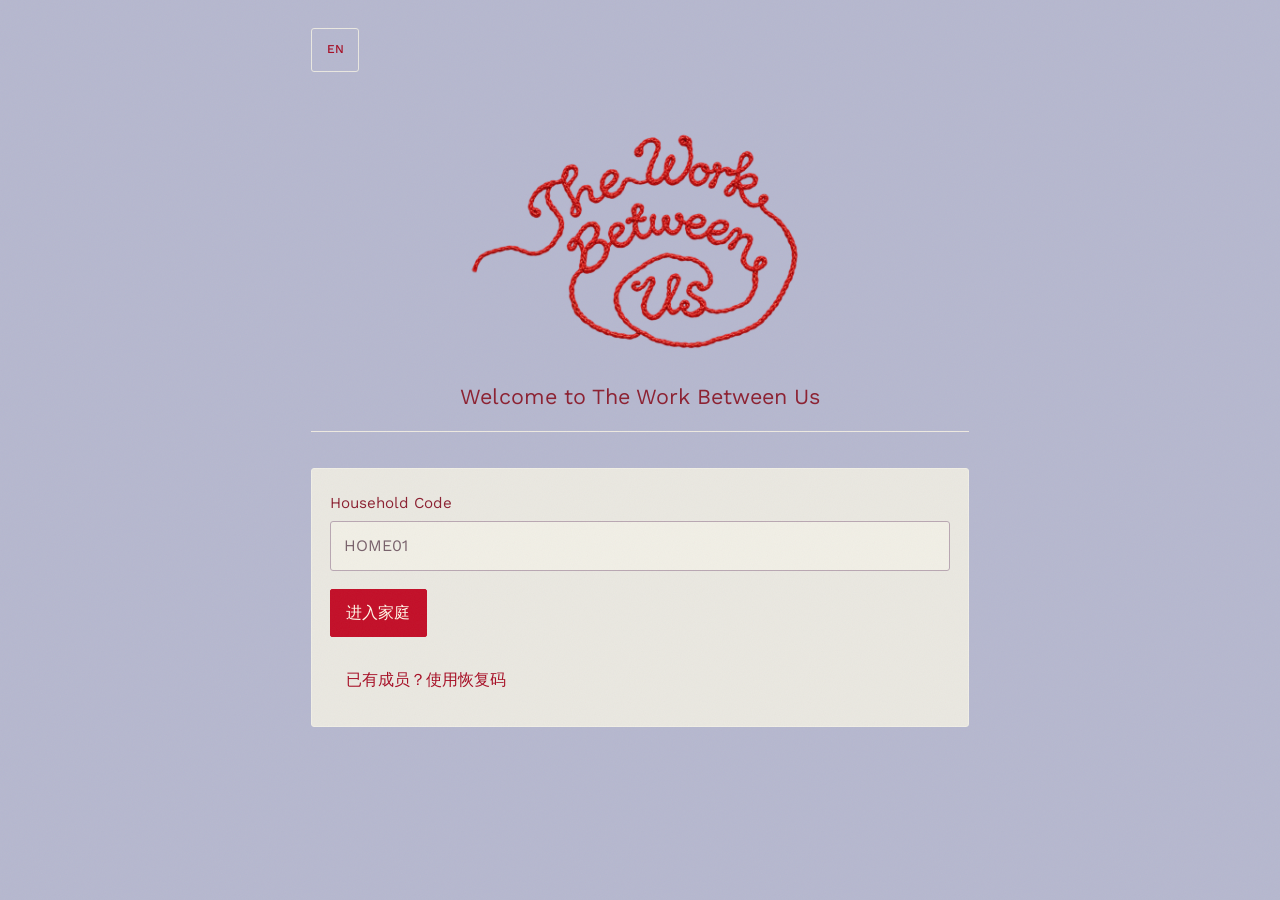
<file: index.html>
<!doctype html><html lang="zh-CN"><head><meta charset="UTF-8"><meta name="viewport" content="width=device-width, initial-scale=1.0"><meta name="theme-color" content="#b6b8cf"><title>The Work Between Us.</title>  <script type="module" crossorigin src="./assets/index-BzpQZ0m3.js"></script>
  <link rel="stylesheet" crossorigin href="./assets/index-U5qSXCwb.css">
</head><body><div id="root"></div></body></html>
</file>
<file: assets/index-U5qSXCwb.css>
@font-face{font-family:Work Sans;font-style:normal;font-display:swap;font-weight:200;src:url(./work-sans-latin-200-normal-DHsSXSlz.woff2) format("woff2"),url(./work-sans-latin-200-normal-BCDr5L0N.woff) format("woff")}@font-face{font-family:Work Sans;font-style:normal;font-display:swap;font-weight:300;src:url(./work-sans-latin-300-normal-DD7pq2q9.woff2) format("woff2"),url(./work-sans-latin-300-normal-BaDF4XPg.woff) format("woff")}@font-face{font-family:Work Sans;font-style:normal;font-display:swap;font-weight:400;src:url(./work-sans-latin-400-normal-jUejSri3.woff2) format("woff2"),url(./work-sans-latin-400-normal-DE1_0GuN.woff) format("woff")}@font-face{font-family:Work Sans;font-style:normal;font-display:swap;font-weight:500;src:url(./work-sans-latin-500-normal-BKGnScDy.woff2) format("woff2"),url(./work-sans-latin-500-normal-BmdXWF6_.woff) format("woff")}/*! tailwindcss v4.3.5 | MIT License | https://tailwindcss.com */@layer properties{@supports (((-webkit-hyphens:none)) and (not (margin-trim:block))) or ((-moz-orient:inline) and (not (color:rgb(from red r g b)))){*,:before,:after,::backdrop{--tw-rotate-x:initial;--tw-rotate-y:initial;--tw-rotate-z:initial;--tw-skew-x:initial;--tw-skew-y:initial;--tw-blur:initial;--tw-brightness:initial;--tw-contrast:initial;--tw-grayscale:initial;--tw-hue-rotate:initial;--tw-invert:initial;--tw-opacity:initial;--tw-saturate:initial;--tw-sepia:initial;--tw-drop-shadow:initial;--tw-drop-shadow-color:initial;--tw-drop-shadow-alpha:100%;--tw-drop-shadow-size:initial}}}@layer theme{:root,:host{--font-sans:-apple-system, BlinkMacSystemFont, "Segoe UI", Roboto, "Helvetica Neue", "Noto Sans", Arial, sans-serif, "Apple Color Emoji", "Segoe UI Emoji", "Segoe UI Symbol", "Noto Color Emoji";--font-mono:ui-monospace, SFMono-Regular, Menlo, Monaco, Consolas, "Liberation Mono", "Courier New", monospace;--default-font-family:var(--font-sans);--default-mono-font-family:var(--font-mono)}}@layer base{*,:after,:before,::backdrop{box-sizing:border-box;border:0 solid;margin:0;padding:0}::file-selector-button{box-sizing:border-box;border:0 solid;margin:0;padding:0}html,:host{-webkit-text-size-adjust:100%;-moz-tab-size:4;tab-size:4;line-height:1.5;font-family:var(--default-font-family,-apple-system, BlinkMacSystemFont, "Segoe UI", Roboto, "Helvetica Neue", "Noto Sans", Arial, sans-serif, "Apple Color Emoji", "Segoe UI Emoji", "Segoe UI Symbol", "Noto Color Emoji");font-feature-settings:var(--default-font-feature-settings,normal);font-variation-settings:var(--default-font-variation-settings,normal);-webkit-tap-highlight-color:transparent}hr{height:0;color:inherit;border-top-width:1px}abbr:where([title]){-webkit-text-decoration:underline dotted;text-decoration:underline dotted}h1,h2,h3,h4,h5,h6{font-size:inherit;font-weight:inherit}a{color:inherit;-webkit-text-decoration:inherit;text-decoration:inherit}b,strong{font-weight:bolder}code,kbd,samp,pre{font-family:var(--default-mono-font-family,ui-monospace, SFMono-Regular, Menlo, Monaco, Consolas, "Liberation Mono", "Courier New", monospace);font-feature-settings:var(--default-mono-font-feature-settings,normal);font-variation-settings:var(--default-mono-font-variation-settings,normal);font-size:1em}small{font-size:80%}sub,sup{vertical-align:baseline;font-size:75%;line-height:0;position:relative}sub{bottom:-.25em}sup{top:-.5em}table{text-indent:0;border-color:inherit;border-collapse:collapse}:-moz-focusring:where(:not(iframe)){outline:auto}progress{vertical-align:baseline}summary{display:list-item}ol,ul,menu{list-style:none}img,svg,video,canvas,audio,iframe,embed,object{vertical-align:middle;display:block}img,video{max-width:100%;height:auto}button,input,select,optgroup,textarea{font:inherit;font-feature-settings:inherit;font-variation-settings:inherit;letter-spacing:inherit;color:inherit;opacity:1;background-color:#0000;border-radius:0}::file-selector-button{font:inherit;font-feature-settings:inherit;font-variation-settings:inherit;letter-spacing:inherit;color:inherit;opacity:1;background-color:#0000;border-radius:0}:where(select:is([multiple],[size])) optgroup{font-weight:bolder}:where(select:is([multiple],[size])) optgroup option{padding-inline-start:20px}::file-selector-button{margin-inline-end:4px}::placeholder{opacity:1}@supports (not ((-webkit-appearance:-apple-pay-button))) or (contain-intrinsic-size:1px){::placeholder{color:currentColor}@supports (color:color-mix(in lab,red,red)){::placeholder{color:color-mix(in oklab,currentcolor 50%,transparent)}}}textarea{resize:vertical}::-webkit-search-decoration{-webkit-appearance:none}::-webkit-date-and-time-value{min-height:1lh;text-align:inherit}::-webkit-datetime-edit{display:inline-flex}::-webkit-datetime-edit-fields-wrapper{padding:0}::-webkit-datetime-edit{padding-block:0}::-webkit-datetime-edit-year-field{padding-block:0}::-webkit-datetime-edit-month-field{padding-block:0}::-webkit-datetime-edit-day-field{padding-block:0}::-webkit-datetime-edit-hour-field{padding-block:0}::-webkit-datetime-edit-minute-field{padding-block:0}::-webkit-datetime-edit-second-field{padding-block:0}::-webkit-datetime-edit-millisecond-field{padding-block:0}::-webkit-datetime-edit-meridiem-field{padding-block:0}::-webkit-calendar-picker-indicator{line-height:1}:-moz-ui-invalid{box-shadow:none}button,input:where([type=button],[type=reset],[type=submit]){-webkit-appearance:button;-moz-appearance:button;appearance:button}::file-selector-button{-webkit-appearance:button;-moz-appearance:button;appearance:button}::-webkit-inner-spin-button{height:auto}::-webkit-outer-spin-button{height:auto}[hidden]:where(:not([hidden=until-found])){display:none!important}}@layer components;@layer utilities{.visible{visibility:visible}.sr-only{clip-path:inset(50%);white-space:nowrap;border-width:0;width:1px;height:1px;margin:-1px;padding:0;position:absolute;overflow:hidden}.static{position:static}.grid{display:grid}.hidden{display:none}.table{display:table}.transform{transform:var(--tw-rotate-x, ) var(--tw-rotate-y, ) var(--tw-rotate-z, ) var(--tw-skew-x, ) var(--tw-skew-y, )}.filter{filter:var(--tw-blur, ) var(--tw-brightness, ) var(--tw-contrast, ) var(--tw-grayscale, ) var(--tw-hue-rotate, ) var(--tw-invert, ) var(--tw-saturate, ) var(--tw-sepia, ) var(--tw-drop-shadow, )}}:root{color-scheme:dark;color:#f2f0e7;--muted:#bfbfbf;--base:#202020;--panel:#283e37;--hover:#304b43;--gold:#d2ab70;--line:#fff2;background:#202020;font-family:Inter,PingFang SC,Microsoft YaHei,sans-serif}*{box-sizing:border-box}body{min-width:300px;margin:0}h1,h2,h3,h4,p{margin:0}h2{font-size:1.48rem}h3{font-size:1.29rem}small,.muted{color:var(--muted);font-size:.84rem}button,a,summary,input,select,textarea{-webkit-tap-highlight-color:transparent}button{cursor:pointer;border:1px solid var(--line);text-align:left;min-height:42px;color:inherit;background:#ffffff06;border-radius:10px;justify-content:center;align-items:center;gap:.42rem;max-width:100%;padding:.57rem .75rem;font-size:.88rem;display:inline-flex}button:disabled{opacity:.45;cursor:default}a{color:inherit;text-decoration:none}input,textarea,select{border:1px solid var(--line);width:100%;font:inherit;color:inherit;background:#1f302a;border-radius:9px;padding:.62rem .75rem}textarea{resize:vertical}input[type=checkbox]{accent-color:#a7be9f;width:1.08rem;height:1.08rem}fieldset{border:0;min-width:0;margin:0;padding:0}legend{margin-bottom:.45rem}fieldset small{margin-top:.5rem;display:block}label{gap:.38rem;font-size:.91rem;display:grid}output{font-variant-numeric:tabular-nums}ol{margin:.5rem 0;padding-left:1.4rem;list-style:decimal}summary{cursor:pointer;min-height:35px}summary svg{vertical-align:middle;margin-right:.4rem;display:inline-block}svg{flex-shrink:0}main{min-width:0;max-width:1120px;margin-inline:auto;padding:0 16px 105px}.topline{color:#c0c9c2;flex-wrap:wrap;justify-content:space-between;gap:.55rem;padding:20px 0;font-size:.75rem;display:flex}.topline span,.stat>span,.stat summary{align-items:center;gap:.43rem;display:inline-flex}.sidebar{z-index:5;border-top:1px solid var(--line);padding:4px 5px max(5px,env(safe-area-inset-bottom));background:#222925;position:fixed;bottom:0;left:0;right:0}.sidebar nav{grid-template-columns:repeat(6,minmax(0,1fr));gap:2px;display:grid}.sidebar nav a{color:#c0c9c2;text-align:center;border-radius:8px;flex-direction:column;justify-content:center;align-items:center;gap:.31rem;min-height:54px;font-size:.65rem;display:flex}.sidebar nav small,.brand,.side-footer{display:none}.hero{isolation:isolate;background:radial-gradient(at 88% 55%,#38584b,#263c34 63%,#243930);border:1px solid #86928043;border-radius:20px;padding:30px 20px;position:relative;overflow:hidden}.hero h1{letter-spacing:-.05em;font-size:clamp(2.5rem,8vw,5.25rem);line-height:.98}.hero-sub,.eyebrow{color:var(--gold);letter-spacing:.12em;font-size:.72rem;font-weight:600}.hero-sub{letter-spacing:.075em;margin-top:16px}.thread-art{opacity:.43;pointer-events:none;width:68%;height:104%;position:absolute;top:0;right:-20%}.primary{color:#223a30;background:#e9e7d8;border-color:#e9e7d8;padding:.65rem .95rem;font-weight:700}.home,.stack{gap:15px;display:grid}.panel,.event-row{background:var(--panel);border:1px solid var(--line);border-radius:14px}.home-stats,.metrics,.task-grid,.stages,.shortcuts,.techniques{gap:10px;display:grid}.home-stats,.metrics,.shortcuts{grid-template-columns:repeat(2,minmax(0,1fr))}.home-stats details{grid-column:1/-1}.stat,.metric,.stage,.technique{min-width:0;padding:14px}.stat strong,.metric strong{margin:.22rem 0;font-size:2rem;line-height:1.25;display:block}.stat em{letter-spacing:.08em;font-family:Inter,sans-serif;font-size:.72rem;font-style:normal}.gold{color:var(--gold)}.edit-label{color:var(--gold);margin-left:.35rem}.name-list{flex-wrap:wrap;gap:10px;font-size:.85rem;display:flex}.dot{background:var(--gold);vertical-align:middle;border-radius:50%;width:8px;height:8px;margin-right:5px;display:inline-block}.section-title{margin:.15rem 0 .65rem}.stages{grid-template-columns:repeat(3,minmax(0,1fr));gap:7px}.stage{overflow-wrap:anywhere;padding:10px 8px}.stage h3{font-size:clamp(1rem,4.5vw,1.55rem);line-height:1.15}.stage strong,.stage p{margin-top:.42rem;font-size:.76rem;display:block}.stitch{width:76px;max-width:100%;height:35px}.empty{color:#cecebf;border:1px dashed #b6c4b646;border-radius:12px;padding:18px;font-size:.88rem}.quiet{color:#cddccc;background:0 0;border-color:#0000;padding-inline:.22rem}.spread{flex-wrap:wrap;justify-content:space-between;align-items:center;gap:10px;display:flex}.shortcut,.event-row,.task{text-align:left;overflow-wrap:anywhere;justify-content:space-between}.shortcut,.task{padding:12px}.shortcut small,.event-row small,.task small,.technique small{display:block}.event-row{align-items:center;gap:.75rem;width:100%;padding:11px 14px;display:flex}.tag{border:1px solid var(--line);white-space:nowrap;color:#d5decf;background:#ffffff0c;border-radius:50px;padding:.3rem .55rem;font-size:.74rem;display:inline-flex}.page-title{margin:8px 0 24px}.page-title h1{letter-spacing:-.045em;font-size:clamp(2.3rem,7vw,4.7rem);line-height:1.08}.chips,.row{flex-wrap:wrap;align-items:center;gap:8px;display:flex}.row label{width:8rem}.form{gap:12px;display:grid}.panel.form,.instructions{padding:16px}.form>button,.stack>button{justify-self:start}.form:not(.panel){margin-top:.55rem}.spaced{margin-top:14px}.search{border:1px solid var(--line);background:#273530;border-radius:10px;align-items:center;gap:8px;padding:4px 10px;display:flex}.search input{background:0 0;border:0}.task{grid-template-columns:auto 1fr auto;justify-items:start;min-height:63px;display:grid}.task>svg:first-child,.shortcut svg{color:#b4c8af}.task>svg:last-child{opacity:.7}.timer{flex-wrap:wrap;align-items:center;gap:12px;margin-top:10px;display:flex}.timer output{font-size:1.6rem}.week-picker{align-items:center;gap:10px;font-size:.88rem;display:flex}.week-picker button{min-width:42px}.chart-group{gap:6px;display:grid}.bar-row{grid-template-columns:minmax(60px,20%) 1fr 3ch;align-items:center;gap:10px;font-size:.83rem;display:grid}.bar-row span{overflow-wrap:anywhere}.track{background:#ffffff15;border-radius:9px;height:9px;overflow:hidden}.track div{border-radius:9px;height:100%}.technique .stitch{width:120px}.technique ol,.instructions ol{color:#e0e3d8;font-size:.88rem}.technique li,.instructions li{margin-top:.35rem}.pathway{margin:0;padding-left:1.65rem}.pathway li::marker{color:var(--gold)}.path-step{border-bottom:1px solid var(--line);overflow-wrap:anywhere;align-items:center;gap:.75rem;padding:8px 0;display:flex}.path-step span{min-width:0}.unfinished{color:var(--gold);padding-top:.65rem;font-size:.85rem}.check{align-items:center;gap:.5rem;padding:6px;display:flex}.date-label{margin-bottom:.5rem}.select-event{border-bottom:1px solid var(--line)}@media(min-width:540px){main{padding-inline:26px}.hero{padding:40px 34px}.thread-art{opacity:.72;width:56%;right:-6%}.task-grid,.techniques{grid-template-columns:repeat(2,minmax(0,1fr))}.home-stats,.metrics{grid-template-columns:repeat(3,minmax(0,1fr))}.home-stats details{grid-column:auto}.stage,.stat,.metric,.technique{padding:17px}}@media(min-width:860px){.app{grid-template-columns:218px minmax(0,1fr);min-height:100dvh;display:grid}.sidebar{border-right:1px solid var(--line);border-top:0;flex-direction:column;height:100dvh;padding:28px 14px;display:flex;position:sticky;inset:0 auto auto}.sidebar nav{grid-template-columns:1fr;gap:5px;margin-top:32px;display:grid}.sidebar nav a{text-align:left;flex-direction:row;justify-content:flex-start;gap:.75rem;padding:8px 12px;font-size:.88rem}.sidebar nav small{font-size:.69rem;display:block}.brand{align-items:center;gap:.6rem;padding-left:12px;font-size:1.22rem;line-height:1.1;display:flex}.brand svg{color:var(--gold)}.side-footer{color:#c0c9c2;margin-top:auto;padding-left:8px;font-size:.65rem;display:block}main{padding-inline:clamp(30px,4vw,60px);width:100%;padding-bottom:45px}.hero{padding:44px 40px}.thread-art{opacity:.92;width:56%;right:-2%}.topline{padding-block:24px}}.member-point,.member-editor-row{border-bottom:1px solid var(--line);overflow-wrap:anywhere;padding:.38rem 0}.member-empty{margin-top:.4rem;display:block}.undo{margin-bottom:14px;padding:8px 12px}input[type=color]{width:55px;height:42px;padding:4px}.technique-link{justify-content:space-between;min-height:80px}.technique-link .stitch{width:72px}.technique-detail .stitch{width:220px;height:100px}.technique-detail{gap:8px;display:grid}.technique-link{align-items:center;gap:10px;display:flex}.stitch-link{text-underline-offset:3px;text-decoration:underline}:root{color-scheme:light;color:#382625;--muted:#75534e;--base:#fff4e2;--panel:#fffbf2;--hover:#f7ded5;--gold:#a32e2d;--line:#d9aea2;background:#fff4e2}.sidebar{border-color:var(--line);background:#f9e5d9}.sidebar nav a,.topline,.side-footer{color:#71443e}.sidebar nav a[aria-current=page]{color:#fff9ed;background:#a92f30}.brand,.hero h1,.page-title h1{color:#9d2729}.hero{background:repeating-linear-gradient(0deg,#0000 0,#0000 20px,#c9463a0e 20px,#c9463a0e 21px),repeating-linear-gradient(90deg,#0000 0,#0000 20px,#c9463a0e 20px,#c9463a0e 21px),#ffeddb;border:1px solid #d9aea2;border-top:6px solid #bd3937}.hero-zh,.stat>span,.stat summary,.quiet{color:#773d37}.primary:hover{color:#fff7e9;background:#872327}input,textarea,select,.search{background:#fff9ee}.tag,.track{color:#753a34;background:#f7e3d7}.technique ol,.instructions ol{color:#71443e}.top-controls{flex-wrap:wrap;align-items:center;gap:8px;display:flex}.language-switch{font-size:.75rem}.calendar-control{border:1px solid var(--line);background:var(--panel);white-space:nowrap;border-radius:9px;align-items:center;gap:6px;min-height:42px;padding:0 .65rem;display:flex;position:relative}.calendar-control:focus-within{outline-offset:2px;outline:2px solid #a72c2d}.calendar-control input{opacity:0;cursor:pointer;height:100%;margin:0;padding:0;position:absolute;top:0;right:0;bottom:0;left:0}.calendar-control input::-webkit-calendar-picker-indicator{cursor:pointer;width:100%;height:100%;position:absolute;top:0;right:0;bottom:0;left:0}.personal-metrics strong{font-size:clamp(1rem,3.3vw,1.55rem)}.member-events{padding-left:1.4rem;list-style:outside}@media(max-width:539px){.sidebar nav a{font-size:.6rem;line-height:1.1}.topline{align-items:center}.top-controls{gap:5px}.calendar-control{padding-inline:.45rem}}.calendar-picker{position:relative}.calendar-popover{z-index:6;width:min(250px,78vw);position:absolute;top:calc(100% + 6px);right:0;box-shadow:0 7px 25px #7c362327}.sharing-banner{border-bottom:1px solid var(--line);background:#f9e5d9;justify-content:center;align-items:center;gap:12px;padding:10px;font-size:.9rem;display:flex}.sharing-page{max-width:760px;margin:auto;padding-top:24px}.shared-content{border:0;min-width:0;margin:0;padding:0}.shared-content:disabled{opacity:.7}.recovery{max-width:850px;margin:12px auto;padding:16px}.recovery code{overflow-wrap:anywhere}.sharing-banner{flex-wrap:wrap}.thread-palette{grid-template-columns:repeat(3,minmax(0,1fr));gap:8px;display:grid}.thread-palette button{text-align:center;flex-direction:column;font-size:.85rem;display:flex}.thread-swatch{border:1px solid #77534e;border-radius:50%;width:30px;height:30px;display:block}:root{color-scheme:light;color:#39312e;--base:#fff4e2;--panel:#fff8ec;--hover:#f5ded3;--muted:#725952;--gold:#991e23;--line:#eab7b2;background:#fff4e2;font-family:Work Sans,PingFang SC,Microsoft YaHei,sans-serif;font-size:16px}body{line-height:1.6}h1,h2,h3,.brand,.stat strong,.metric strong{font-family:Work Sans,PingFang SC,Microsoft YaHei,sans-serif;font-weight:300}h1{font-weight:200}h2{font-size:1.65rem;line-height:1.25}h3{font-size:1.3rem;line-height:1.3}h4{font-weight:500}small,.muted{font-size:.875rem;line-height:1.55}button,input,textarea,select{border-radius:3px;font-family:inherit;font-size:1rem}button{background:0 0;min-height:44px;padding:.65rem .9rem;font-weight:450}button:disabled{opacity:.5}input,textarea,select{background:#fffaf2;border-color:#d49b96;padding:.7rem .8rem}label,legend{font-size:.95rem}:focus-visible{outline-offset:4px;outline:2px solid #991e23}.panel,.event-row{background:var(--panel);border-color:var(--line);border-radius:3px}.home,.stack{gap:22px}.home{gap:36px}.page-title{border-bottom:1px solid var(--line);margin:24px 0 36px;padding-bottom:24px}.page-title h1{letter-spacing:-.055em;overflow-wrap:anywhere;color:#991e23;font-size:clamp(2.2rem,6vw,4.6rem);font-weight:200;line-height:1.06}.eyebrow{letter-spacing:.12em;color:#991e23;font-size:.8rem;font-weight:500}.hero{border:0;border-top:1px solid var(--line);border-bottom:1px solid var(--line);background:0 0;border-radius:0;padding:40px 4px 36px;overflow:hidden}.hero h1{letter-spacing:-.065em;color:#991e23;font-size:clamp(2.85rem,9vw,6.2rem);font-weight:200;line-height:1.04}.hero-sub{letter-spacing:.08em;color:#991e23;margin-top:24px;font-size:.8rem;font-weight:450}.hero-zh{color:#39312e;margin:12px 0 26px;font-size:1rem}.hero-copy{max-width:100%}.hero .primary{margin-top:4px}.thread-art{opacity:.15;width:76%;height:100%;right:-24%}.primary{color:#fff4e2;background:#991e23;border-color:#991e23;border-radius:2px;font-weight:500}.stat,.stage,.technique,.metric{padding:20px 16px}.stat>span,.stat summary{color:#991e23;font-size:.95rem}.stat strong{letter-spacing:-.05em;color:#991e23;font-variant-numeric:tabular-nums;margin:12px 0;font-size:3.1rem;font-weight:200;line-height:1.15}.stat-range{font-variant-numeric:tabular-nums;margin:10px 0 0;font-size:.8rem;display:block}.home-stats{align-items:start;gap:14px}.home-stats>.stat{min-height:170px}.member-point{padding:10px 0;font-size:.9rem}.section-title{color:#991e23;margin:0 0 16px;font-size:1.6rem;font-weight:300}.stages{gap:10px}.stage{background:0 0;border-bottom:0;border-left:0;border-right:0;padding:18px 2px}.stage h3{letter-spacing:-.04em;font-size:clamp(1.1rem,4.1vw,1.8rem);font-weight:300}.stage strong,.stage p{font-size:.875rem;font-weight:400}.stage small{font-size:.8rem}.stage .stitch{margin-bottom:12px}.event-row{padding:18px 16px}.event-row strong,.task strong,.shortcut strong{font-weight:500}.event-row small,.task small{margin-top:5px}.task,.shortcut{padding:18px 16px}.task-grid,.techniques,.shortcuts{gap:14px}.technique-link{min-height:108px}.technique-link strong{font-size:1rem;font-weight:500}.technique-link small{margin-top:6px}.tag{background:#f8e5da;border-radius:3px}.bar-row{grid-template-columns:minmax(72px,24%) minmax(0,1fr) 4ch;font-size:.95rem}.bar-row strong{text-align:right;font-variant-numeric:tabular-nums}.bar-row .track{height:7px}.panel.form{gap:18px;padding:22px 18px}.form{gap:16px}.chips{gap:10px}.search{background:#fff8ec;border-radius:3px}.topline{color:#725952;gap:14px;font-size:.875rem}.calendar-control{background:#fff8ec;border-radius:3px;font-size:.875rem}.calendar-control span{white-space:normal}.week-picker{gap:8px;min-width:0;max-width:100%;font-size:.875rem}.week-picker button{flex-shrink:0}.calendar-picker{min-width:0}.empty{color:#725952;background:0 0;border-radius:3px}.sidebar nav a{color:#991e23;border-radius:0;font-size:.7rem}.brand{color:#991e23;letter-spacing:-.06em;font-size:1.4rem;font-weight:300}.sidebar nav small,.side-footer{color:#725952}.sharing-banner{background:#fff4e2;border-color:#eab7b2;gap:12px;padding:14px 20px;font-size:.9rem}.sharing-banner button{font-size:.875rem}.sharing-page{padding-top:28px}.sharing-page .page-title{margin-top:36px}.personal-metrics .metric{background:#f8e5da;border-radius:2px}.thread-palette button{font-size:.875rem}@media(min-width:540px){.hero{padding:48px 12px 42px}.hero-sub,.hero-zh,.hero .primary{margin-left:10%}.thread-art{opacity:.28;width:63%;right:-12%}.stat,.stage,.technique,.metric{padding:24px 20px}.stage{padding-left:0;padding-right:8px}}@media(min-width:860px){.app{grid-template-columns:205px minmax(0,1fr)}main{max-width:1260px;padding-inline:clamp(28px,4vw,64px)}.sidebar{padding:36px 18px}.sidebar nav{gap:10px;margin-top:48px}.sidebar nav a{padding:10px;font-size:.95rem}.sidebar nav a[aria-current=page]{background:0 0;box-shadow:inset 2px 0 #991e23}.sidebar nav small{font-size:.75rem}.hero{padding:64px 20px 52px}.hero h1{max-width:78%}.thread-art{opacity:.35;width:52%;right:-5%}.home{gap:44px}.home-stats>.stat:nth-child(2){margin-top:24px}.home-stats>.stat:nth-child(3){margin-top:48px}}@media(max-width:539px){.home-stats{grid-template-columns:1fr}.home-stats details{grid-column:auto}.home-stats>.stat{min-height:unset}.home-stats>.stat:first-child{min-height:180px}.top-controls{flex-wrap:nowrap;justify-content:space-between;width:100%}.top-controls .week-picker{flex:1}.sidebar nav a{min-height:59px;font-size:.65rem}.sharing-banner{justify-content:flex-start}.sharing-banner>span{width:100%}.event-row{flex-wrap:wrap}.stage strong{line-height:1.5}.sidebar nav a{min-height:70px;font-size:.875rem;line-height:1.3}.sidebar nav svg{width:18px;height:18px}}:root{color-scheme:light;color:#8c2031;--base:#b6b8cf;--panel:#eae8e1;--hover:#d9d9e4;--muted:#703745;--gold:#d31529;--line:#e7e5df;background:#b6b8cf}body{isolation:isolate;background:#b6b8cf}body:before{content:"";z-index:20;pointer-events:none;opacity:.065;background-image:url("data:image/svg+xml,%3Csvg xmlns='http://www.w3.org/2000/svg' width='180' height='180'%3E%3Cfilter id='grain'%3E%3CfeTurbulence type='fractalNoise' baseFrequency='.86' numOctaves='3' stitchTiles='stitch'/%3E%3C/filter%3E%3Crect width='100%25' height='100%25' filter='url(%23grain)' opacity='.65'/%3E%3C/svg%3E");position:fixed;top:0;right:0;bottom:0;left:0}h1,h2,h3,.brand,.section-title,.page-title h1,.hero h1{color:#df192c}small,.muted{color:#703745}.panel,.event-row{background:#eae8e1;border-color:#f1efe6}.panel.form,.stat,.metric,.technique{color:#8c2031}button{color:#a70e25;border-color:#eae8e1}button:hover,button[aria-pressed=true]{background:#eae8e1;border-color:#d31529}.primary{color:#fff9e9;background:#c30f28;border-color:#c30f28}.primary:hover{color:#fff9e9;background:#a30d23;border-color:#a30d23}input,textarea,select{color:#6e2030;background:#f1efe6;border-color:#b9a7b2}input::placeholder,textarea::placeholder{color:#78616b;opacity:1}input[type=checkbox]{accent-color:#c30f28}:focus-visible{outline-color:#c30f28}.hero{background:0 0;border-top:1px solid #efece2;border-bottom:1px solid #efece2;position:relative}.hero:before{content:"";aspect-ratio:1;clip-path:polygon(29% 0,71% 0,100% 29%,100% 71%,71% 100%,29% 100%,0 71%,0 29%);opacity:.82;pointer-events:none;background:#eeeae1;width:30%;position:absolute;top:18%;right:2%}.hero:after{content:"";pointer-events:none;background:#e9162c;border-radius:50%;width:9px;height:9px;position:absolute;top:18%;right:10.7%;box-shadow:34px 15px #e9162c,-42px 0 #e9162c,-74px 31px #e9162c}.hero-copy{z-index:1;position:relative}.hero h1{color:#df192c;font-weight:200}.hero h1 span{color:#df192c}.hero-sub{color:#bd1027;border-top:1px solid #eeeae1;max-width:max-content;padding-top:15px;position:relative}.hero-zh{color:#9b1026}.thread-art{opacity:.12}.stat>span,.stat summary,.stat strong,.gold,.edit-label{color:#a80f25}.home-stats>.stat:first-child{border-top:2px solid #df192c}.section-title{border-bottom:1px solid #eeeae1;padding-bottom:13px}.stage{background:0 0;border-top-color:#eeeae1}.stage h3,.stage strong{color:#a80f25}.stage p{color:#703745}.task>svg:first-child,.shortcut svg,.technique-link>svg:last-child{color:#bd1027}.tag{color:#942136;background:#dedde8;border-color:#f1efe6}.track{background:#d5d3df}.technique-link:hover{background:#f1efe6}.quiet{color:#a80f25}.search{color:#a80f25;background:#f1efe6;border-color:#eeeae1}.search input{background:0 0}.calendar-control{color:#a80f25;background:#eae8e1;border-color:#eeeae1}.calendar-popover{box-shadow:0 12px 30px #4c324b20}.page-title{border-bottom-color:#eeeae1}.eyebrow{color:#a80f25}.empty{color:#762c3f;border-color:#eae8e1}.topline,.side-footer,.sidebar nav small{color:#8b263b}.sidebar{background:#b0b2cb;border-color:#eeeae1}.sidebar nav a{color:#a80f25}.sidebar nav a[aria-current=page]{color:#bd1027;background:#eae8e180;box-shadow:inset 0 2px #e9162c}.sidebar nav a[aria-current=page] small{color:#703745}.brand{color:#bd1027}.brand svg{color:#e9162c}.sharing-banner{color:#942136;background:#b0b2cb;border-color:#eeeae1}.personal-metrics .metric{background:#dedde8}.member-point,.member-editor-row,.path-step,.select-event{border-color:#c5bac5}.thread-palette button{color:#8c2031;background:#eae8e1}.thread-palette button[aria-pressed=true]{outline-offset:1px;outline:2px solid #c30f28}.thread-swatch{border-color:#8a747b}@media(min-width:860px){.sidebar nav a[aria-current=page]{background:#eae8e160;box-shadow:inset 2px 0 #e9162c}}@media(max-width:539px){.hero:before{opacity:.55;width:34%;top:9%;right:-9%}.hero:after{width:7px;height:7px;top:9%;right:6%;box-shadow:23px 13px #e9162c,-29px 0 #e9162c}}@media(prefers-reduced-motion:reduce){body:before{background-attachment:scroll}}.stages .stage{background:#eeece4;border:1px solid #f5f1e8;border-radius:4px;padding:24px 20px}.stages .stage .stitch{margin-bottom:18px;display:block}.home-stats{align-items:stretch}.home-stats>.stat{height:100%;margin-top:0!important}.home-stats>.stat:first-child{border-top-width:1px}.home-stats>.stat{border-top:2px solid #df192c}.hero-with-art .thread-art,.hero-with-art:before,.hero-with-art:after{display:none}.hero-rope-title{object-fit:contain;pointer-events:none;width:39%;height:auto;max-height:85%;position:absolute;top:50%;right:0;transform:translateY(-50%)}.hero-with-art h1{max-width:100%}.rope-stage-heading{align-items:center;min-height:64px;display:flex;position:relative}.rope-stage-heading img{object-fit:contain;object-position:left center;width:100%;max-width:230px;height:64px}.rope-stage-heading>span{clip-path:inset(50%);white-space:nowrap;width:1px;height:1px;position:absolute;overflow:hidden}@media(min-width:540px){.home-stats{grid-template-columns:repeat(3,minmax(0,1fr))}.home-stats>.stat:nth-child(2),.home-stats>.stat:nth-child(3){margin-top:0}}@media(max-width:539px){.rope-stage-heading img{max-width:210px;height:50px}.hero-rope-title{width:70%;max-height:none;margin:0 0 20px auto;display:block;position:static;transform:none}.hero-with-art .hero-copy{max-width:100%}.stages{grid-template-columns:repeat(3,minmax(0,1fr))}.stages .stage{padding:18px 8px}.rope-stage-heading{min-height:44px}.rope-stage-heading img{display:none}.rope-stage-heading>span{clip-path:none;white-space:normal;width:auto;height:auto;position:static;overflow:visible}}.hero-rope-title{object-fit:contain;width:42%;height:300px;max-height:90%;top:50%;right:0;transform:translateY(-50%)rotate(-25deg)}.hero-with-art .hero-copy{max-width:63%}.library-page-title{align-items:flex-end;gap:24px;min-height:180px;display:flex}.library-page-title>div{flex:0 auto;min-width:0}.library-title-art{object-fit:contain;pointer-events:none;flex:0 240px;width:240px;height:170px}.brand-rope-logo{object-fit:contain;width:154px;height:118px;display:block}@media(min-width:860px){.brand{justify-content:center;padding:0}.sidebar nav{margin-top:24px}}@media(max-width:859px){.library-page-title{gap:12px;min-height:130px}.library-title-art{flex-basis:170px;width:170px;height:130px}}@media(max-width:539px){.hero-rope-title{width:70%;height:150px;max-height:none;margin:0 0 24px auto;position:static;transform:rotate(-25deg)}.hero-with-art .hero-copy{max-width:100%}.library-page-title{align-items:center;gap:8px;min-height:110px}.library-title-art{flex-basis:110px;width:110px;height:110px}}.hero-rope-title{transform:translateY(-50%)}@media(max-width:539px){.hero-rope-title{transform:none}}.hero.hero-with-art .thread-art{opacity:.58;z-index:0;pointer-events:none;width:48%;height:100%;display:block;top:0;right:-1%}.hero-rope-title{z-index:1}.hero-with-art .hero-copy{z-index:2}.hero.hero-with-art:before,.hero.hero-with-art:after{content:none;display:none}@media(max-width:539px){.hero.hero-with-art .thread-art{opacity:.5;width:70%;height:215px;top:0;right:-3%}}.reflection header p{margin:.5rem 0}.reflection-question{border:0;min-width:0;margin:0;padding:0}.reflection-question legend{margin-bottom:.5rem;font-weight:500}.reflection-options{grid-template-columns:1fr 1fr;gap:.4rem;display:grid}.reflection-option{cursor:pointer;border:1px solid #b0485340;align-items:center;gap:.6rem;padding:.65rem;font-size:.92rem;display:flex}.reflection-option:has(input:checked){border-color:var(--red,#e60023);background:#eae8e1d9}.reflection-option input[type=radio],.reflection-option input[type=checkbox]{accent-color:#e60023;flex-shrink:0;width:1rem;height:1rem;margin:0}.reflection textarea{min-height:4rem}.reflection-shared article{border-top:1px solid #b048534d;padding:.75rem 0}.reflection-shared p{margin:.35rem 0}.reflection .form{gap:1rem}@media(max-width:650px){.reflection-options{grid-template-columns:1fr}.reflection{padding:1rem}.reflection h3{font-size:1.45rem}}.reflection-question-collapse,.reflection-shared-entry{border-top:1px solid #b048534d;padding:.65rem 0}.reflection-question-collapse>summary,.reflection-shared-entry>summary{cursor:pointer;font-weight:500}.reflection-question-collapse>summary small{margin-left:.7rem;font-weight:400;display:inline-block}.reflection-question-collapse[open]>.reflection-question{margin-top:.65rem}.reflection-shared h4{margin-bottom:.5rem}.reflection-shared-entry p{margin:.5rem 0}.knot-guide-list{gap:1.5rem;display:grid}.knot-guide-link,.knot-guide-detail{color:inherit;padding:clamp(1rem,2.5vw,2rem);text-decoration:none;display:block}.knot-guide-link:hover{border-color:var(--gold)}.knot-guide{grid-template-columns:minmax(160px,1fr) minmax(0,2.15fr) clamp(76px,8vw,128px);align-items:center;gap:clamp(1rem,2.5vw,2rem);display:grid}.knot-guide-description{flex-direction:column;justify-content:space-between;align-self:stretch;gap:1.5rem;display:flex}.knot-guide-description .stitch{aspect-ratio:100/44;width:100%;max-width:230px;height:auto}.knot-guide-description h2{font-size:clamp(1.3rem,2.2vw,2rem);line-height:1.25}.knot-guide-description h3{margin-top:.45rem;font-size:clamp(1rem,1.6vw,1.4rem);font-weight:300}.knot-guide-description p{margin-top:.8rem;font-size:.95rem}.knot-guide-scroll{min-width:0}.knot-guide-steps{width:100%;position:relative;overflow:hidden}.knot-guide-steps img{max-width:none;height:auto;display:block;position:absolute}.knot-guide-qr{object-fit:contain;align-self:end;width:100%;height:auto}.knot-guide-link:focus-visible{outline-offset:4px;outline:2px solid #e60023}@media(max-width:700px){.knot-guide{grid-template-columns:minmax(0,1fr) 84px;gap:1rem}.knot-guide-description{grid-column:1/-1;grid-template-columns:90px minmax(0,1fr);align-items:start;gap:1rem;display:grid}.knot-guide-description .stitch{width:90px}.knot-guide-description p{margin-top:.5rem}.knot-guide-scroll{grid-column:1/-1;padding-bottom:.4rem;overflow-x:auto}.knot-guide-steps{min-width:480px}.knot-guide-qr{grid-column:2;width:84px}.knot-guide-list{gap:1rem}}.techniques>.technique-link{grid-template-columns:72px minmax(0,1fr) 18px;align-items:center;gap:18px;display:grid}.techniques>.technique-link>.stitch{width:72px;height:auto}.techniques>.technique-link>span{min-width:0}.techniques>.technique-link>span>strong{line-height:1.35;display:block}.techniques>.technique-link>span>small{line-height:1.5}.techniques>.technique-link>svg:last-child{justify-self:end}@media(max-width:450px){.techniques>.technique-link{grid-template-columns:58px minmax(0,1fr) 18px;gap:12px}.techniques>.technique-link>.stitch{width:58px}}.techniques>.technique-link>span{align-self:start}.sharing-page .household-welcome{text-align:center;flex-direction:column;align-items:center;gap:1rem;padding-top:1rem;padding-bottom:1rem;display:flex}.household-welcome img{object-fit:contain;width:min(360px,65vw);height:auto;display:block}.sharing-page .household-welcome p{margin:0;font-size:clamp(1rem,2vw,1.35rem)}.hero-knot-art{z-index:1;pointer-events:none;position:absolute;top:0;right:0;bottom:0;left:0;overflow:hidden}.hero-knot-art img{object-fit:contain;object-position:center top;width:100%;height:100%;display:block}.hero.hero-with-art .hero-copy{z-index:2;position:relative}@media(max-width:539px){.sharing-page .household-welcome{gap:.75rem;padding-top:.5rem}.household-welcome img{width:min(280px,72vw)}.hero-knot-art{height:210px;margin-bottom:.5rem;position:relative;inset:auto}.hero-knot-art img{object-fit:contain;width:190%;max-width:none;height:100%;position:absolute;left:-85%}.hero.hero-with-art .thread-art{top:0}}@media(max-width:859px){main{padding:0 14px calc(88px + env(safe-area-inset-bottom));width:100%;max-width:100%}.sidebar{padding:4px 4px max(6px,env(safe-area-inset-bottom));background:#b6b8cf;box-shadow:0 -2px 12px #39312e12}.sidebar nav{grid-template-columns:repeat(6,minmax(0,1fr));gap:2px;margin:0}.sidebar nav a{letter-spacing:0;flex-direction:column;justify-content:center;align-items:center;gap:5px;min-width:0;min-height:56px;padding:6px 0;font-size:11px;line-height:1.2}.sidebar nav a>span{display:none}.sidebar nav a:after{content:attr(data-mobile-label);white-space:nowrap;font-size:11px;font-weight:400;line-height:1.2}.sidebar nav a>svg{width:19px;height:19px}.page-title h1{letter-spacing:-.04em;font-size:clamp(1.8rem,7.5vw,2.8rem);line-height:1.1}.page-title{margin:18px 0 22px;padding-bottom:16px}.section-title{margin-bottom:12px;font-size:1.25rem}h2{font-size:1.3rem}h3{font-size:1.15rem}.topline{gap:10px;padding:14px 0;font-size:.8rem}.top-controls{gap:6px}.calendar-control{min-height:40px;font-size:.78rem}.language-switch{min-height:40px;font-size:.8rem}.sharing-banner{gap:6px;padding:8px 12px;font-size:.75rem}.sharing-banner button{min-height:36px;padding:5px 8px;font-size:.75rem}.home{gap:18px}.home-stats{grid-template-columns:1fr;gap:10px}.home-stats>.stat{min-height:0;padding:16px}.stat strong{margin:8px 0;font-size:2.2rem}.stat>span,.stat summary{font-size:.9rem}.hero.hero-with-art{flex-direction:column;gap:0;min-height:0;padding:22px 0 16px;display:flex}.hero.hero-with-art .hero-copy{order:0;width:100%;max-width:100%}.hero.hero-with-art h1{letter-spacing:-.055em;font-size:clamp(2.3rem,10vw,3.6rem);line-height:1.04}.hero-sub{letter-spacing:.035em;width:100%;margin:16px 0 0;padding-top:12px;font-size:.72rem}.hero-zh{margin:10px 0 16px;font-size:.9rem}.hero .primary{min-height:44px;padding:10px 14px;font-size:.9rem}.hero.hero-with-art .thread-art{display:none}.hero-knot-art{flex:none;order:1;width:100%;height:clamp(170px,52vw,210px);margin:10px 0 0;position:relative;inset:auto;overflow:hidden}.hero-knot-art img{object-fit:initial;width:150%;max-width:none;height:auto;display:block;position:absolute;top:-12%;left:-50%}.stages{grid-template-columns:1fr;gap:10px}.stages .stage{overflow-wrap:normal;grid-template-columns:62px minmax(0,1fr);align-items:start;gap:5px 14px;padding:16px;display:grid}.stages .stage .stitch{grid-area:1/1/4;width:62px;height:32px;margin:0}.stages .stage h3{letter-spacing:-.02em;overflow-wrap:normal;grid-column:2;min-height:0;margin:0;font-size:1.25rem;line-height:1.2}.stages .stage .rope-stage-heading>span{clip-path:none;white-space:normal;width:auto;height:auto;position:static;overflow:visible}.stages .stage .rope-stage-heading img{display:none}.stages .stage strong,.stages .stage p{grid-column:2;margin:0;font-size:.875rem;line-height:1.5}.stages .stage small{font-size:.8rem}.techniques{grid-template-columns:1fr;gap:10px}.techniques>.technique-link{grid-template-columns:58px minmax(0,1fr) 18px;gap:14px;min-height:96px;padding:16px}.techniques>.technique-link>.stitch{width:58px}.technique-link strong{font-size:.95rem}.technique-link small{font-size:.825rem;line-height:1.45}.knot-guide-detail{padding:16px}.knot-guide{grid-template-columns:minmax(0,1fr) 68px;gap:14px}.knot-guide-description{grid-column:1/-1;grid-template-columns:64px minmax(0,1fr);align-self:auto;align-items:start;gap:12px;display:grid}.knot-guide-description .stitch{width:64px;max-width:64px;height:auto}.knot-guide-description h2{font-size:1.2rem;line-height:1.25}.knot-guide-description h3{margin-top:4px;font-size:.95rem}.knot-guide-description p{margin-top:6px;font-size:.875rem;line-height:1.45}.knot-guide-scroll{grid-column:1/-1;padding:0;overflow:visible}.knot-guide-steps{width:100%;min-width:0}.knot-guide-qr{grid-column:2;justify-self:end;width:68px;height:68px}.reflection h3{font-size:1.2rem;line-height:1.3}.reflection-question-collapse>summary{font-size:.9rem;line-height:1.45}.reflection-question-collapse>summary small{font-size:.75rem}.reflection-option{min-height:44px;font-size:.875rem;line-height:1.45}.library-page-title{gap:12px;min-height:0}.library-title-art{max-width:30%;height:auto;max-height:100px}}.hero-visual{display:contents}@media(max-width:859px){.hero.hero-with-art .hero-visual{aspect-ratio:1.25;isolation:isolate;pointer-events:none;flex:none;order:1;width:100%;margin:12px 0 0;display:block;position:relative}.hero.hero-with-art .hero-visual .thread-art{opacity:.58;z-index:0;width:100%;height:100%;display:block;position:absolute;top:0;right:0;bottom:0;left:0}.hero.hero-with-art .hero-visual .hero-knot-art{z-index:1;width:100%;height:100%;margin:0;position:absolute;top:0;right:0;bottom:0;left:0;overflow:hidden}.hero.hero-with-art .hero-visual .hero-knot-art img{object-fit:initial;width:200%;max-width:none;height:auto;position:absolute;top:-8%;left:-100%}.stages .stage .rope-stage-heading{min-width:0;line-height:1}.stages .stage .rope-stage-heading>span{clip-path:inset(50%);white-space:nowrap;width:1px;height:1px;position:absolute;overflow:hidden}.stages .stage .rope-stage-heading img{object-fit:contain;object-position:left center;width:100%;max-width:200px;height:58px;display:block}}.duplicate-task-notice{background:#eae8e1;border:1px solid #b23a4b;border-radius:4px;gap:10px;padding:16px}.duplicate-task-notice p{font-size:.9rem;line-height:1.5}.duplicate-task-notice button{white-space:normal;justify-content:flex-start}.duplicate-task-notice button small{margin-top:4px;display:block}.duplicate-task-notice button[aria-pressed=true]{border-color:#bd1027;box-shadow:inset 3px 0 #bd1027}.work-balance{gap:20px}.balance-intro{max-width:70ch;font-size:.95rem;line-height:1.6}.balance-overview{grid-template-columns:210px minmax(0,1fr);align-items:center;gap:clamp(24px,4vw,54px);display:grid}.balance-ring{justify-self:center;width:210px;max-width:100%;position:relative}.balance-ring svg{width:100%;height:auto;display:block;overflow:visible}.balance-ring-track{color:#c7c5d5;opacity:.55}.balance-ring circle:not(.balance-ring-track){transition:opacity .15s}.balance-ring-label{pointer-events:none;flex-direction:column;justify-content:center;align-items:center;gap:4px;display:flex;position:absolute;top:0;right:0;bottom:0;left:0}.balance-ring-label strong{font-variant-numeric:tabular-nums;font-size:2.6rem;font-weight:300;line-height:1}.balance-ring-label span{font-size:.78rem}.balance-members{min-width:0}.balance-member-header{border-bottom:1px solid #b7adbc;justify-content:space-between;gap:8px;margin-bottom:4px;padding-bottom:8px;font-size:.8rem;display:flex}.balance-member{text-align:left;background:0 0;border:0;border-radius:0;grid-template-columns:minmax(0,1fr) auto;gap:8px 16px;width:100%;min-height:56px;padding:10px 0;font-size:.95rem;display:grid}.balance-member[aria-pressed=true]{background:#b6b8cf30;padding-inline:8px;box-shadow:inset 2px 0 #bd1027}.balance-name{overflow-wrap:anywhere;align-items:center;gap:9px;min-width:0;display:flex}.balance-name i,.balance-stage-key i{border:1px solid #62535c45;border-radius:50%;flex:none;width:10px;height:10px;display:inline-block}.balance-member strong{font-variant-numeric:tabular-nums;font-size:.95rem}.balance-member strong small{white-space:nowrap;font-size:.82rem;font-weight:400}.balance-member-track{background:#c7c5d560;border-radius:2px;grid-column:1/-1;height:8px;display:block;position:relative}.balance-member-track>span{border-radius:2px;height:100%;display:block;box-shadow:inset 0 0 0 1px #62535c22}.balance-member-track .balance-equal-mark{border-left:1px dashed #6f5262;width:0;height:14px;position:absolute;top:-3px}.balance-reference{align-items:center;gap:6px;margin-top:8px;font-size:.75rem;display:flex}.balance-reference i{border-left:1px dashed #6f5262;height:12px}.balance-stage-comparison{border-top:1px solid #b7adbc;gap:20px;padding-top:18px;display:grid}.balance-stage-comparison h4{font-weight:500}.balance-stage{gap:8px;display:grid}.balance-stage>.spread strong{font-size:.93rem;font-weight:500}.balance-share-track{background:#c7c5d560;border-radius:3px;height:20px;display:flex;overflow:hidden}.balance-share-track>span{height:100%;transition:opacity .15s;display:block;box-shadow:inset 0 0 0 1px #62535c22}.balance-stage-key{flex-wrap:wrap;gap:7px 20px;font-size:.8rem;display:flex}.balance-stage-key>span{overflow-wrap:anywhere;align-items:center;gap:6px;display:inline-flex}.balance-stage-key b{font-variant-numeric:tabular-nums;font-weight:500}.balance-muted{opacity:.45}.balance-method{border-top:1px solid #b7adbc;padding-top:12px;font-size:.8rem;line-height:1.5}.balance-empty{background:#b6b8cf25;padding:12px;font-size:.9rem}.work-balance .spread{align-items:center}@media(max-width:700px){.work-balance{gap:16px;padding:16px}.balance-overview{grid-template-columns:1fr;gap:16px}.balance-ring{width:170px}.balance-ring-label strong{font-size:2.1rem}.balance-intro{font-size:.875rem}.balance-member{gap:8px 10px;font-size:.875rem}.balance-stage-key{gap:7px 12px}.balance-share-track{height:18px}.work-balance>.spread{align-items:flex-start}.work-balance>.spread>small{font-size:.75rem}.balance-stage-comparison{gap:18px}}@media(prefers-reduced-motion:reduce){.balance-share-track>span,.balance-ring circle{transition:none}}.work-insights{gap:18px}.work-insights h4{margin-bottom:8px;font-size:.95rem;font-weight:500}.work-insights p{margin:4px 0;font-size:.93rem;line-height:1.7}.work-insights>small{font-size:.8rem;line-height:1.5}.insight-members{border-top:1px solid #b7adbc;border-bottom:1px solid #b7adbc;padding:10px 0}.insight-members>summary{font-size:.9rem}.insight-member{border-top:1px solid #b7adbc50;padding:10px 0}.insight-member strong{font-size:.9rem;font-weight:500}.insight-prompt{background:#b6b8cf25;border-left:2px solid #bd1027;padding:12px 14px}@media(max-width:859px){.work-insights{gap:16px;padding:16px}.work-insights p{font-size:.875rem}.work-insights>.spread>small{font-size:.75rem}}.visual-insights{gap:20px}.insight-stage-cards{grid-template-columns:repeat(3,minmax(0,1fr));gap:12px;display:grid}.insight-stage-card{background:#b6b8cf12;border:1px solid #b7adbc80;align-content:start;gap:9px;min-width:0;padding:14px;display:grid}.insight-stage-card header{flex-wrap:wrap;align-items:center;gap:8px;display:flex}.insight-stage-card header .stitch{width:46px;height:24px}.insight-stage-card header strong{font-size:1rem;font-weight:500}.insight-stage-card>small{font-size:.76rem}.insight-person-tags{flex-wrap:wrap;gap:6px;display:flex}.insight-person-tags>span{overflow-wrap:anywhere;background:#eae8e1;border:1px solid #b7adbc70;align-items:center;min-width:0;padding:5px 8px;font-size:.88rem;display:inline-flex}.insight-person-tags b{font-variant-numeric:tabular-nums;margin-left:10px;font-weight:500}.insight-matrix-section{gap:10px;display:grid}.insight-matrix-section>.spread>small{font-size:.75rem}.insight-matrix{gap:7px;display:grid}.insight-matrix-row{grid-template-columns:minmax(90px,1.1fr) repeat(3,minmax(0,1fr));align-items:center;gap:8px;display:grid}.insight-matrix-head{text-align:center;padding-bottom:3px;font-size:.8rem}.insight-matrix-head>span:first-child{text-align:left}.insight-matrix-name{overflow-wrap:anywhere;font-size:.9rem}.insight-matrix-cell{background:#b6b8cf12;border:1px solid #b7adbc65;border-radius:3px;place-items:center;min-height:40px;display:grid;position:relative;overflow:hidden}.insight-cell-fill{pointer-events:none;position:absolute;top:0;right:0;bottom:0;left:0}.insight-matrix-cell>b{z-index:1;font-variant-numeric:tabular-nums;color:#562630;font-size:.93rem;font-weight:500;position:relative}.insight-matrix-cell.is-focus{border:2px solid #a02c3d}.insight-attention{gap:10px;display:grid}.insight-signal-list{grid-template-columns:repeat(3,minmax(0,1fr));gap:10px;display:grid}.insight-signal{border:1px solid #b7adbc80;grid-template-columns:1fr auto;gap:5px 8px;min-width:0;padding:12px;display:grid}.insight-signal>strong{font-size:.9rem;font-weight:500}.insight-signal>b{font-variant-numeric:tabular-nums;font-weight:500}.insight-signal>span{grid-column:1/-1;font-size:.8rem}.insight-signal>small{grid-column:1/-1;font-size:.75rem}.insight-signal.needs-attention{background:#b6b8cf25;border-left:3px solid #bd1027}.insight-short-prompt{background:#b6b8cf25;border-left:2px solid #bd1027;flex-wrap:wrap;gap:10px;padding:12px 14px;font-size:.9rem;line-height:1.5;display:flex}.insight-short-prompt>strong{font-weight:500}.visual-insights h4{margin:0;font-size:.95rem}@media(max-width:700px){.visual-insights{gap:16px}.insight-stage-cards{grid-template-columns:1fr;gap:8px}.insight-stage-card{grid-template-columns:minmax(0,1fr) minmax(0,1.1fr);gap:6px 10px;padding:12px}.insight-stage-card header{grid-area:1/1/3;gap:5px}.insight-stage-card>small,.insight-person-tags{grid-column:2}.insight-stage-card header .stitch{width:38px;height:23px}.insight-stage-card header strong{font-size:.95rem}.insight-stage-card header small{display:none}.insight-matrix-row{grid-template-columns:minmax(62px,.9fr) repeat(3,minmax(0,1fr));gap:5px}.insight-matrix-head{font-size:.72rem}.insight-matrix-name{font-size:.8rem}.insight-matrix-cell{min-height:36px}.insight-signal-list{gap:6px}.insight-signal{grid-template-columns:1fr;gap:5px;padding:10px 7px}.insight-signal>strong{font-size:.8rem}.insight-signal>b{font-size:1.2rem}.insight-signal>span{font-size:.75rem}.insight-short-prompt{font-size:.875rem}}@media(max-width:859px){.calendar-picker .calendar-popover{z-index:40;box-sizing:border-box;width:min(360px,100vw - 32px);max-width:calc(100vw - 32px);max-height:calc(84dvh - 40px);margin:0;padding:18px;position:fixed;top:max(24px,16dvh);left:50%;right:auto;overflow:auto;transform:translate(-50%)}.calendar-popover label{width:100%;min-width:0;font-size:.9rem}.calendar-popover input[type=date]{box-sizing:border-box;width:100%;min-width:0;max-width:100%;min-height:44px;font-size:16px;display:block}.calendar-popover .chips{grid-template-columns:1fr 1fr;gap:10px;min-width:0;display:grid}.calendar-popover .chips button{justify-content:center;width:100%;min-width:0;min-height:44px;font-size:.9rem}}@property --tw-rotate-x{syntax:"*";inherits:false}@property --tw-rotate-y{syntax:"*";inherits:false}@property --tw-rotate-z{syntax:"*";inherits:false}@property --tw-skew-x{syntax:"*";inherits:false}@property --tw-skew-y{syntax:"*";inherits:false}@property --tw-blur{syntax:"*";inherits:false}@property --tw-brightness{syntax:"*";inherits:false}@property --tw-contrast{syntax:"*";inherits:false}@property --tw-grayscale{syntax:"*";inherits:false}@property --tw-hue-rotate{syntax:"*";inherits:false}@property --tw-invert{syntax:"*";inherits:false}@property --tw-opacity{syntax:"*";inherits:false}@property --tw-saturate{syntax:"*";inherits:false}@property --tw-sepia{syntax:"*";inherits:false}@property --tw-drop-shadow{syntax:"*";inherits:false}@property --tw-drop-shadow-color{syntax:"*";inherits:false}@property --tw-drop-shadow-alpha{syntax:"<percentage>";inherits:false;initial-value:100%}@property --tw-drop-shadow-size{syntax:"*";inherits:false}
</file>
